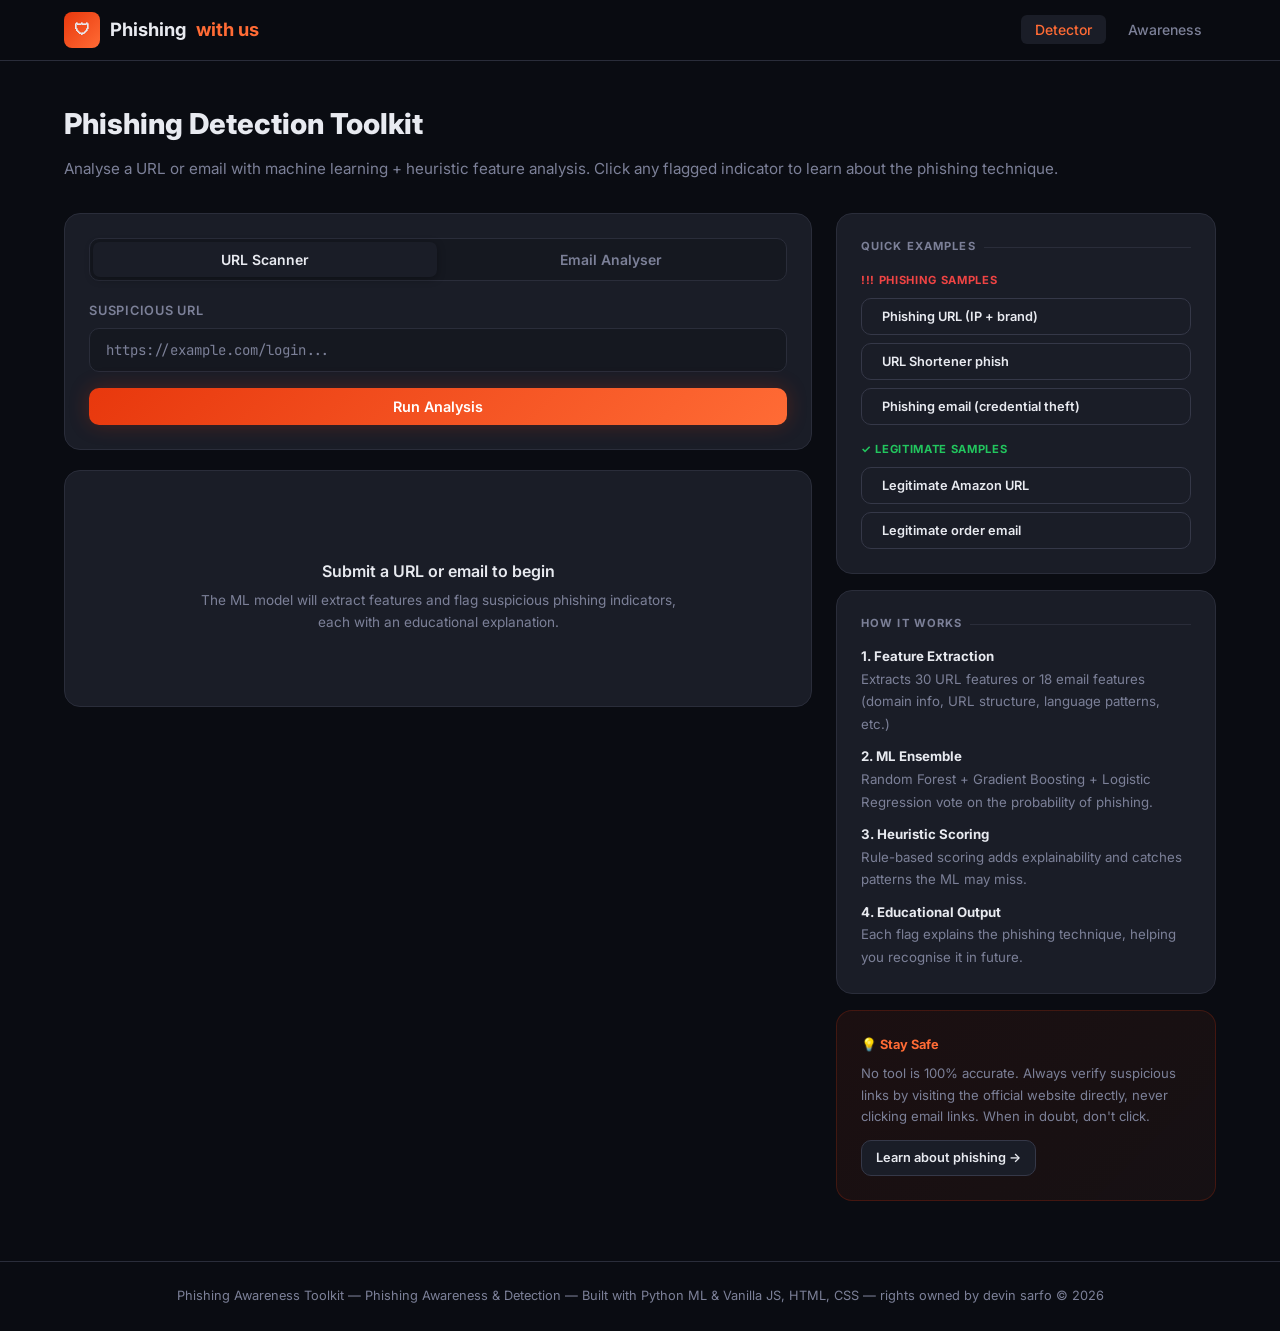
<file: frontend/index.html>
<!DOCTYPE html>
<html lang="en">
<head>
  <meta charset="UTF-8" />
  <meta name="viewport" content="width=device-width, initial-scale=1.0" />
  <title>Phishing project — Phishing Detection Toolkit</title>
  <meta name="description" content="My phishing toolkit project made by Devin Sarfo." />
  <link rel="stylesheet" href="style.css" />
</head>
<body>

<nav>
  <div class="nav-inner">
    <div class="logo">
      <div class="logo-icon">🛡</div>
      Phishing<span> with us </span>
    </div>
    <ul class="nav-links">
      <li><a href="/" class="active">Detector</a></li>
      <li><a href="/awareness">Awareness</a></li>
    </ul>
  </div>
</nav>

<main>
  <div class="wrapper" style="padding-top:40px;padding-bottom:60px;">

    <div style="margin-bottom:32px;">
      <div style="display:flex;align-items:center;gap:12px;margin-bottom:10px;">
        <h1 style="font-size:1.8rem;font-weight:800;">Phishing Detection Toolkit</h1>
        <span class="mode-chip" id="analysis-mode" style="display:none;"></span>
      </div>
      <p style="color:var(--muted);font-size:.95rem;">
        Analyse a URL or email with machine learning + heuristic feature analysis.
        Click any flagged indicator to learn about the phishing technique.
      </p>
      <div id="error-box" style="display:none;margin-top:12px;background:rgba(239,68,68,.12);border:1px solid rgba(239,68,68,.3);border-radius:8px;padding:10px 14px;font-size:.875rem;color:var(--red);"></div>
    </div>

    <div style="display:grid;grid-template-columns:1fr 380px;gap:24px;align-items:start;">

      <!-- ── Left: Input + Results ── -->
      <div>

        <!-- Input card -->
        <div class="card" style="margin-bottom:20px;">
          <div class="tab-group">
            <button class="tab-btn active" data-mode="url">URL Scanner</button>
            <button class="tab-btn" data-mode="email">Email Analyser</button>
          </div>

          <div id="url-input-wrap">
            <div class="form-group">
              <label>Suspicious URL</label>
              <input
                type="text"
                id="url-field"
                placeholder="https://example.com/login..."
                autocomplete="off"
                spellcheck="false"
              />
            </div>
          </div>

          <div id="email-input-wrap" style="display:none;">
            <div class="form-group">
              <label>Email text / headers</label>
              <textarea
                id="email-field"
                rows="7"
                placeholder="Paste the full email body, subject line, headers, or any suspicious text here..."
              ></textarea>
            </div>
          </div>

          <button class="btn btn-primary btn-full" id="analyze-btn">
            <span id="btn-spinner" class="spinner" style="display:none;"></span>
            <span id="btn-text">Run Analysis</span>
          </button>

          <p id="ml-prob" style="display:none;margin-top:10px;font-size:.78rem;color:var(--purple);text-align:center;"></p>
        </div>

        <!-- Results -->
        <div id="results-section" style="display:none;">

          <!-- Verdict banner -->
          <div class="verdict-banner" id="verdict-banner" style="margin-bottom:20px;">
            <div class="verdict-icon" id="verdict-icon"></div>
            <div style="flex:1;">
              <div class="verdict-label" id="verdict-label"></div>
              <div class="verdict-summary" id="verdict-summary"></div>
            </div>
            <div class="score-ring-wrap">
              <div class="score-ring">
                <svg width="90" height="90" id="score-svg">
                  <circle class="track" cx="45" cy="45" r="36" stroke-width="8"/>
                  <circle class="fill" id="score-fill" cx="45" cy="45" r="36" stroke-width="8"
                    stroke-dasharray="226" stroke-dashoffset="226"
                    style="transition:stroke-dashoffset 1s ease;"/>
                </svg>
                <div class="score-num" id="score-num">0</div>
              </div>
              <div class="score-label">Risk Score</div>
            </div>
          </div>

          <!-- Stats row -->
          <div class="stat-row" style="margin-bottom:20px;">
            <div class="stat-chip">
              <span class="val" id="stat-total">0</span>
              <span class="lbl">Flags</span>
            </div>
            <div class="stat-chip" style="border-color:rgba(239,68,68,.3);">
              <span class="val" id="stat-high" style="color:var(--red);">0</span>
              <span class="lbl">High</span>
            </div>
            <div class="stat-chip" style="border-color:rgba(245,158,11,.3);">
              <span class="val" id="stat-medium" style="color:var(--amber);">0</span>
              <span class="lbl">Medium</span>
            </div>
            <div class="stat-chip" style="border-color:rgba(59,130,246,.3);">
              <span class="val" id="stat-low" style="color:var(--blue);">0</span>
              <span class="lbl">Low</span>
            </div>
          </div>

          <!-- Indicators -->
          <div class="section-title">Phishing Indicators (click to expand)</div>
          <div class="indicator-list" id="indicator-list"></div>

        </div>

        <!-- Empty state -->
        <div id="empty-state" class="card">
          <div class="empty-state">
            <div class="icon"></div>
            <h3>Submit a URL or email to begin</h3>
            <p>The ML model will extract features and flag suspicious phishing indicators,<br/>each with an educational explanation.</p>
          </div>
        </div>

      </div>

      <!-- ── Right: Sidebar ── -->
      <aside>

        <!-- Quick examples -->
        <div class="card" style="margin-bottom:16px;">
          <div class="section-title">Quick Examples</div>
          <div style="display:flex;flex-direction:column;gap:8px;">

            <div style="font-size:.7rem;text-transform:uppercase;letter-spacing:.06em;color:var(--red);font-weight:700;margin-top:4px;">!!! Phishing Samples</div>

            <button class="btn btn-secondary" style="justify-content:flex-start;font-size:.8rem;text-align:left;"
              data-mode="url"
              data-example="http://paypa1-secure.xyz/login?redirect=http://evil.com@192.168.1.1">
              Phishing URL (IP + brand)
            </button>

            <button class="btn btn-secondary" style="justify-content:flex-start;font-size:.8rem;text-align:left;"
              data-mode="url"
              data-example="http://bit.ly/urgent-paypal-verify-account-now">
              URL Shortener phish
            </button>

            <button class="btn btn-secondary" style="justify-content:flex-start;font-size:.8rem;text-align:left;"
              data-mode="email"
              data-example="From: support@paypa1-secure.tk
Subject: URGENT: Your account will be suspended!

Dear Customer,

We have detected unauthorized access to your PayPal account. You must verify your password and credit card number immediately within 24 hours or your account will be permanently closed.

Click here to verify: http://bit.ly/verify-paypal-now

Do not ignore this warning.

PayPal Security Team">
            Phishing email (credential theft)
            </button>

            <div style="font-size:.7rem;text-transform:uppercase;letter-spacing:.06em;color:var(--green);font-weight:700;margin-top:8px;">✓ Legitimate Samples</div>

            <button class="btn btn-secondary" style="justify-content:flex-start;font-size:.8rem;"
              data-mode="url"
              data-example="https://www.amazon.co.uk/books/cybersecurity">
              Legitimate Amazon URL
            </button>

            <button class="btn btn-secondary" style="justify-content:flex-start;font-size:.8rem;text-align:left;"
              data-mode="email"
              data-example="Hi Sarah,

Just a reminder that your order #UK-38291 has been shipped. Expected delivery is Monday. You can track it at: https://www.amazon.co.uk/track

Thanks,
The Amazon Team">
              Legitimate order email
            </button>
          </div>
        </div>

        <!-- How it works -->
        <div class="card" style="margin-bottom:16px;">
          <div class="section-title">How It Works</div>
          <div style="font-size:.83rem;color:var(--muted);line-height:1.7;display:flex;flex-direction:column;gap:10px;">
            <div>
              <strong style="color:var(--text);">1. Feature Extraction</strong><br/>
              Extracts 30 URL features or 18 email features (domain info, URL structure, language patterns, etc.)
            </div>
            <div>
              <strong style="color:var(--text);">2. ML Ensemble</strong><br/>
              Random Forest + Gradient Boosting + Logistic Regression vote on the probability of phishing.
            </div>
            <div>
              <strong style="color:var(--text);">3. Heuristic Scoring</strong><br/>
              Rule-based scoring adds explainability and catches patterns the ML may miss.
            </div>
            <div>
              <strong style="color:var(--text);">4. Educational Output</strong><br/>
              Each flag explains the phishing technique, helping you recognise it in future.
            </div>
          </div>
        </div>

        <!-- Tip box -->
        <div class="highlight-box">
          <div style="font-size:.8rem;font-weight:700;color:var(--accent2);margin-bottom:8px;">💡 Stay Safe</div>
          <div style="font-size:.82rem;color:var(--muted);line-height:1.65;">
            No tool is 100% accurate. Always verify suspicious links by visiting the official website directly, never clicking email links. When in doubt, don't click.
          </div>
          <div style="margin-top:12px;">
            <a href="/awareness" class="btn btn-secondary" style="font-size:.8rem;padding:7px 14px;">
             Learn about phishing →
            </a>
          </div>
        </div>

      </aside>
    </div>
  </div>
</main>

<!-- Educational Popup -->
<div class="popup-overlay" id="popup-overlay">
  <div class="popup-box">
    <div class="popup-title">
      <span id="popup-title">Indicator Name</span>
      <span class="badge popup-severity" id="popup-severity"></span>
    </div>
    <div class="popup-body" id="popup-body"></div>
    <button class="btn btn-secondary popup-close btn-full" onclick="closePopup()">Close</button>
  </div>
</div>

<footer>
  Phishing Awareness Toolkit &mdash; Phishing Awareness &amp; Detection &mdash; Built with Python ML &amp; Vanilla JS, HTML, CSS &mdash; rights owned by devin sarfo &copy; 2026
</footer>

<script src="popup.js"></script>
<script src="script.js"></script>
</body>
</html>
</file>
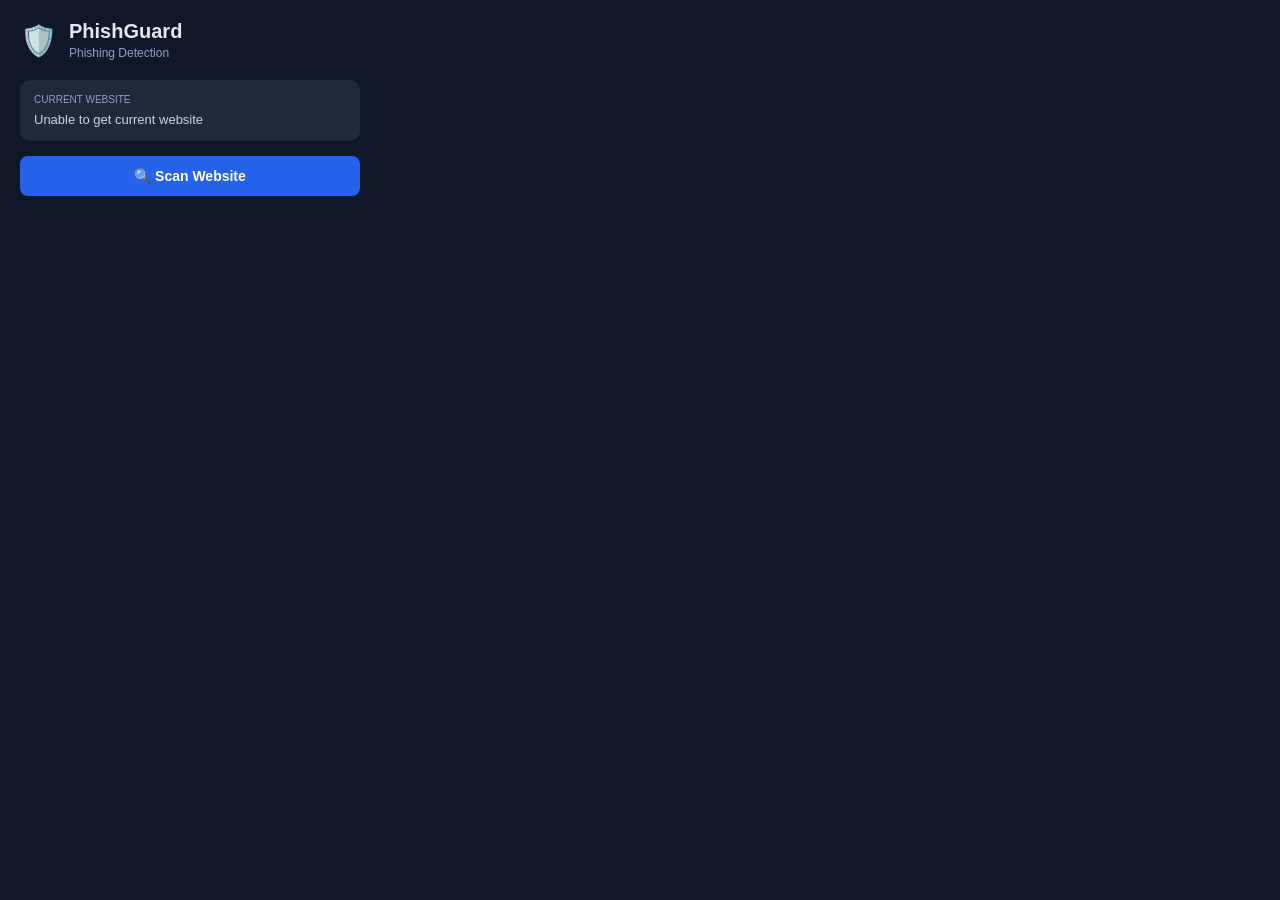
<file: extension/popup.html>
<!DOCTYPE html>
<html lang="en">
<head>
    <meta charset="UTF-8">
    <meta name="viewport" content="width=device-width, initial-scale=1.0">

    <title>PhishGuard</title>

    <link rel="stylesheet" href="popup.css">
</head>

<body>

<div class="container">

    <div class="header">
        <div class="logo">🛡️</div>

        <div>
            <h1>PhishGuard</h1>
            <p>Phishing Detection</p>
        </div>
    </div>

    <div class="website-box">

        <div class="label">
            CURRENT WEBSITE
        </div>

        <div id="url" class="url">
            Loading...
        </div>

    </div>

    <button id="scanBtn" class="scan-btn">
        🔍 Scan Website
    </button>

    <div id="loading" class="loading hidden">
        <div class="spinner"></div>
        <p>Analyzing website...</p>
    </div>

    <div id="error" class="error hidden"></div>

    <div id="result" class="result hidden">

        <div id="verdict" class="verdict">
            SAFE
        </div>

        <div class="score-container">

            <div class="score">
                <span id="score">0</span>%
            </div>

            <div class="score-label">
                Risk Score
            </div>

        </div>

        <p id="summary" class="summary"></p>

        <div class="section-title">
            Detected Indicators
        </div>

        <div id="indicators"></div>

    </div>

</div>

<script src="popup.js"></script>

</body>
</html>
</file>
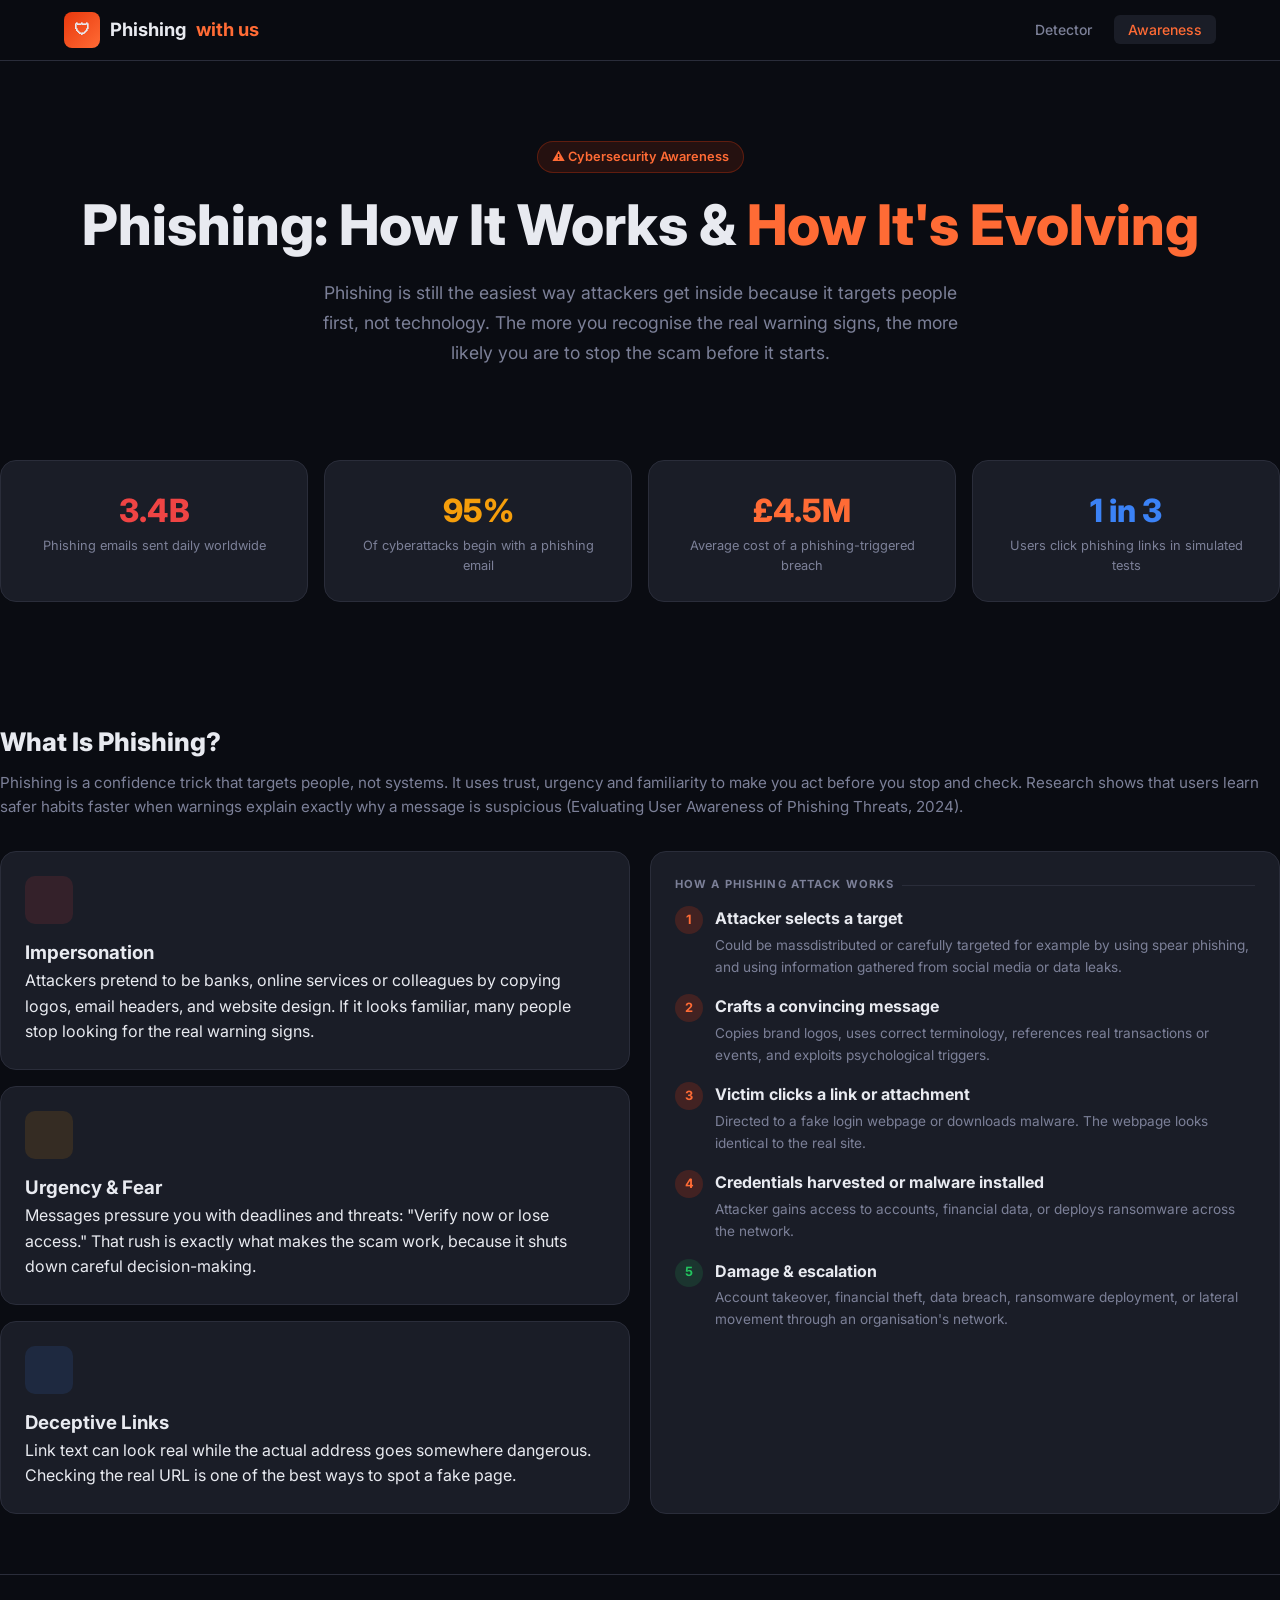
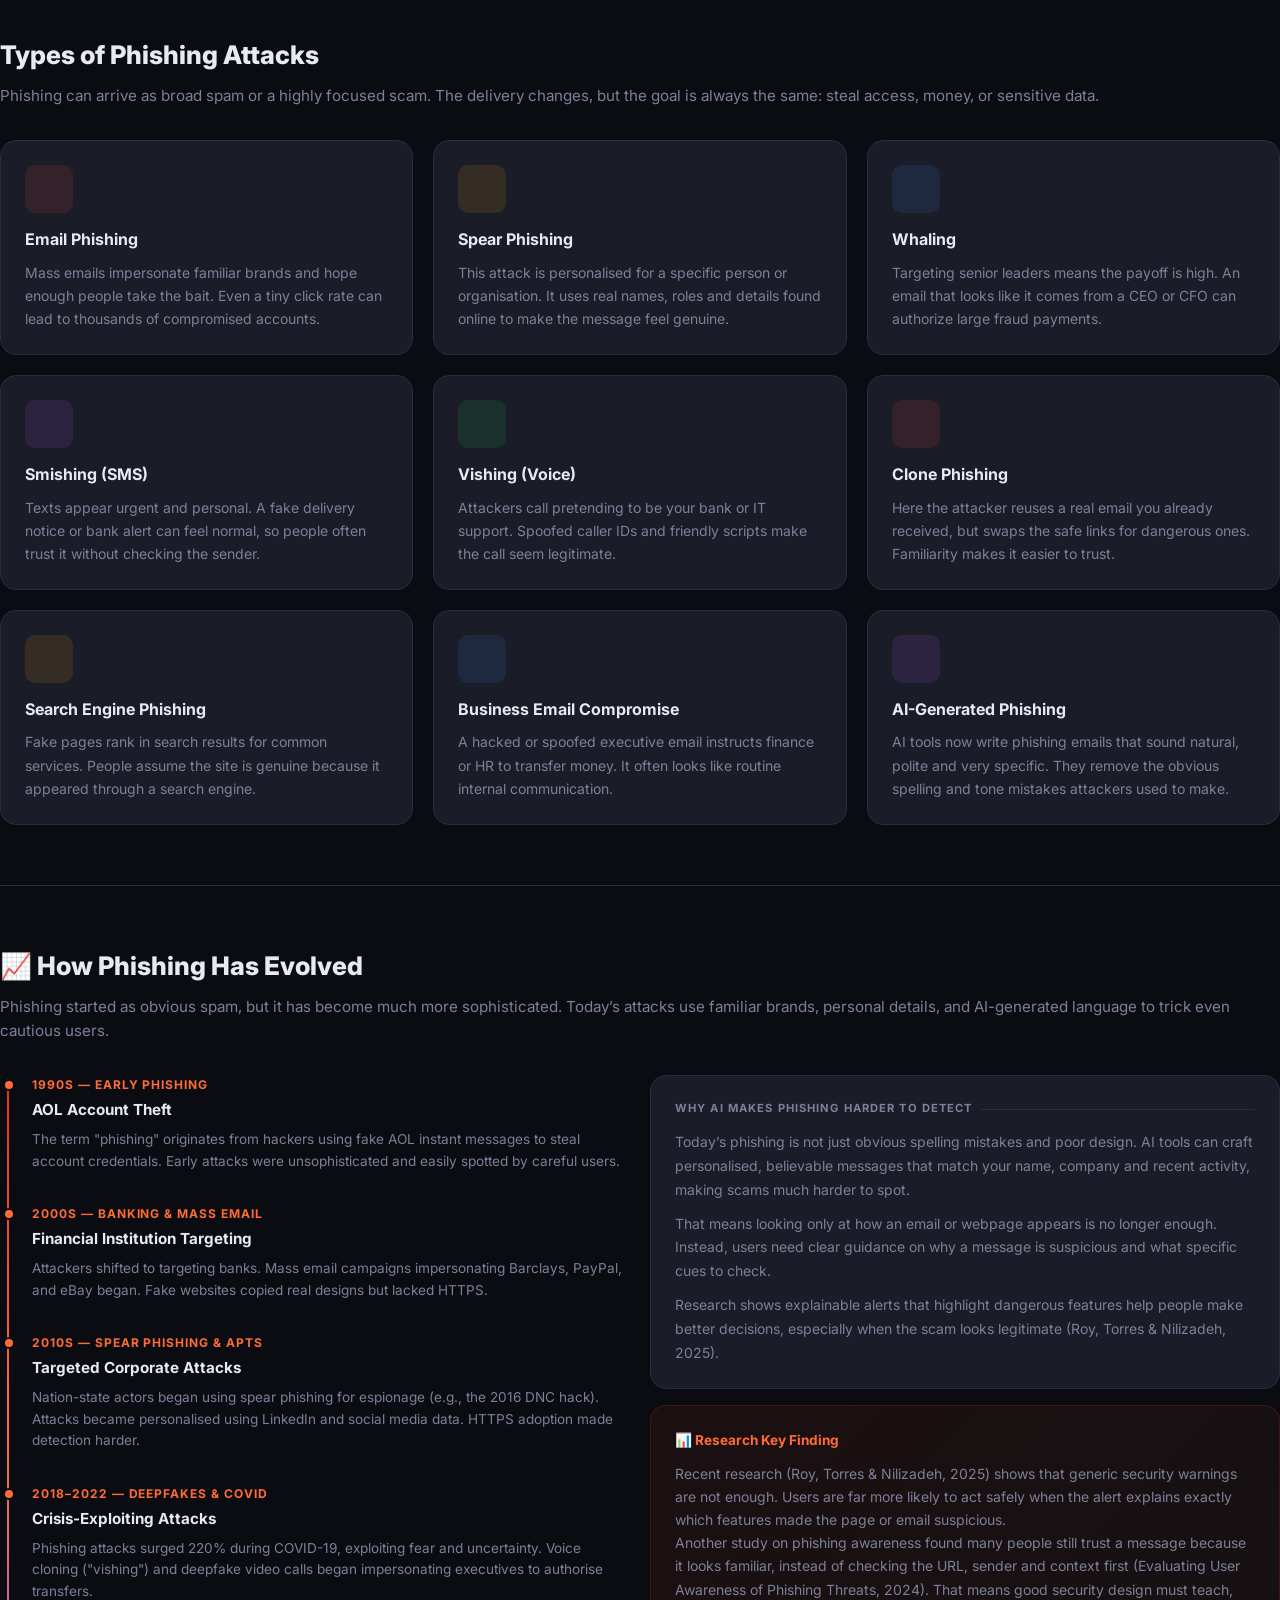
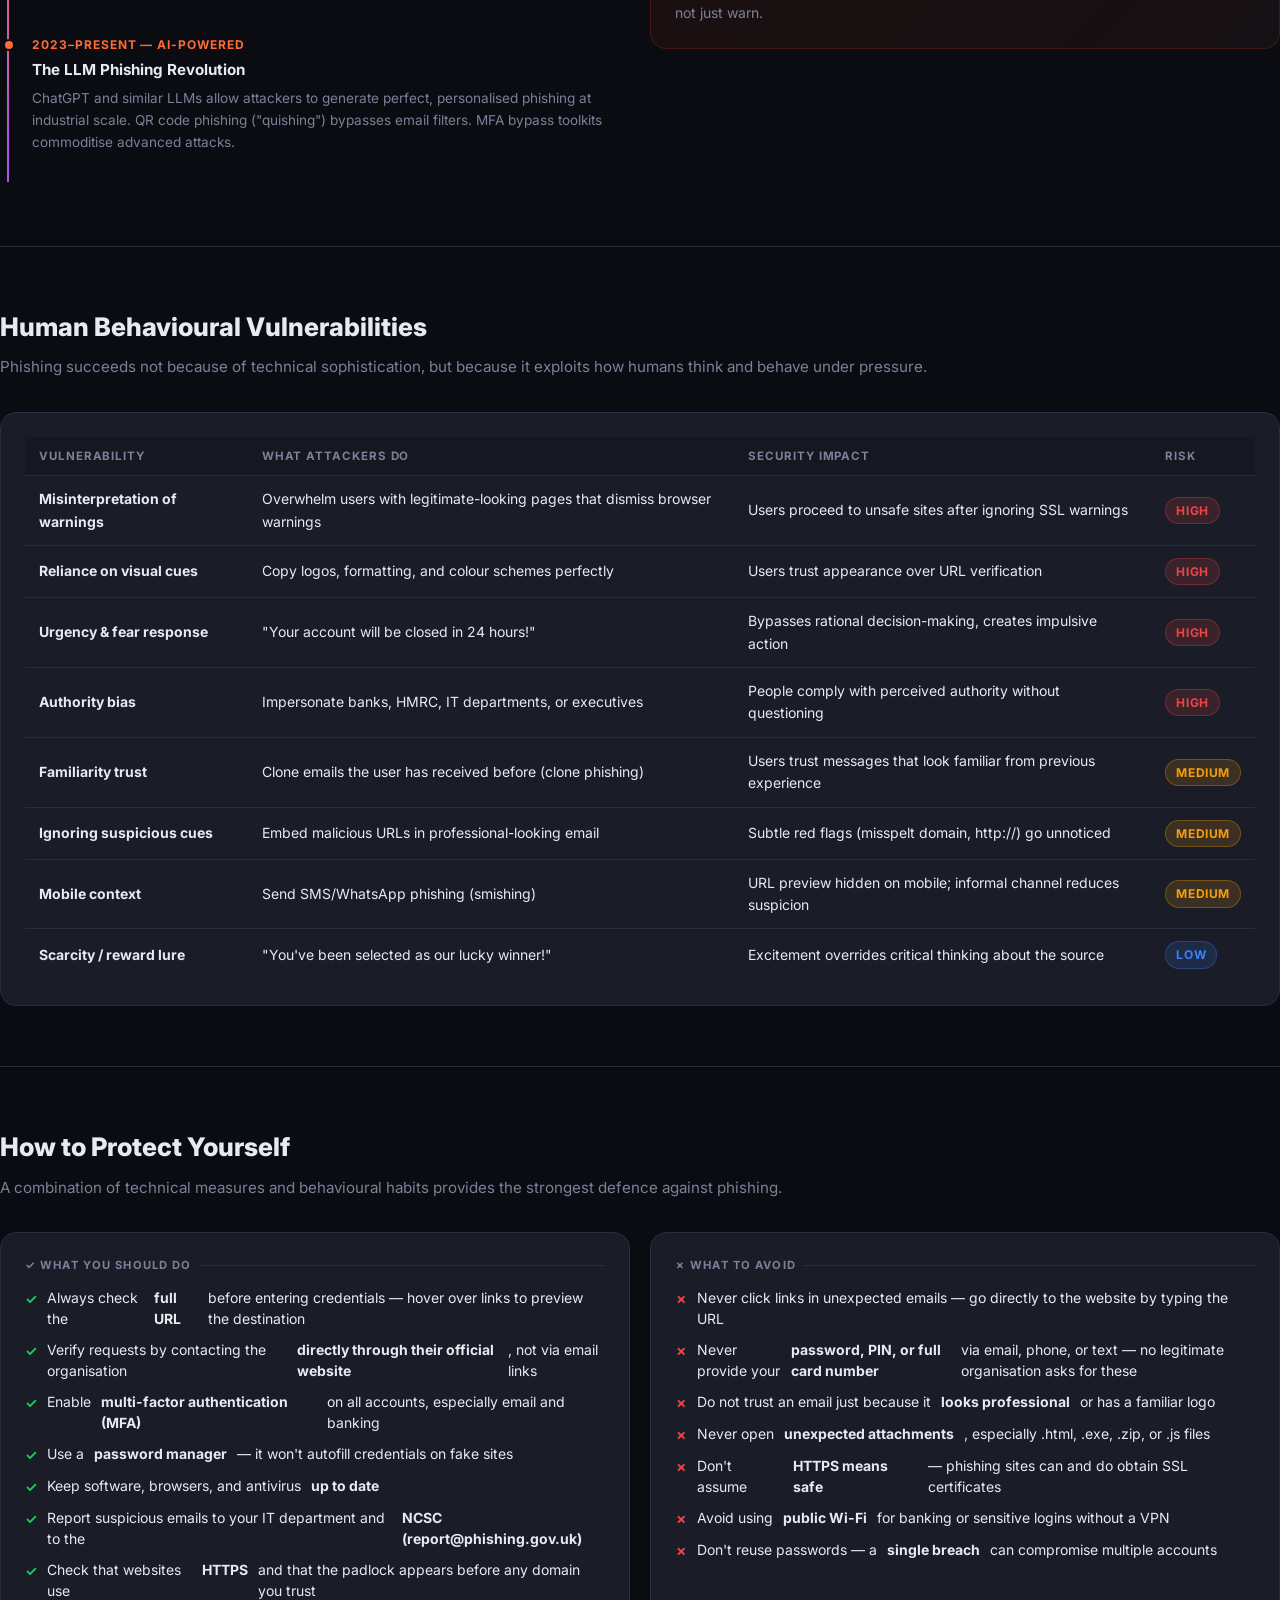
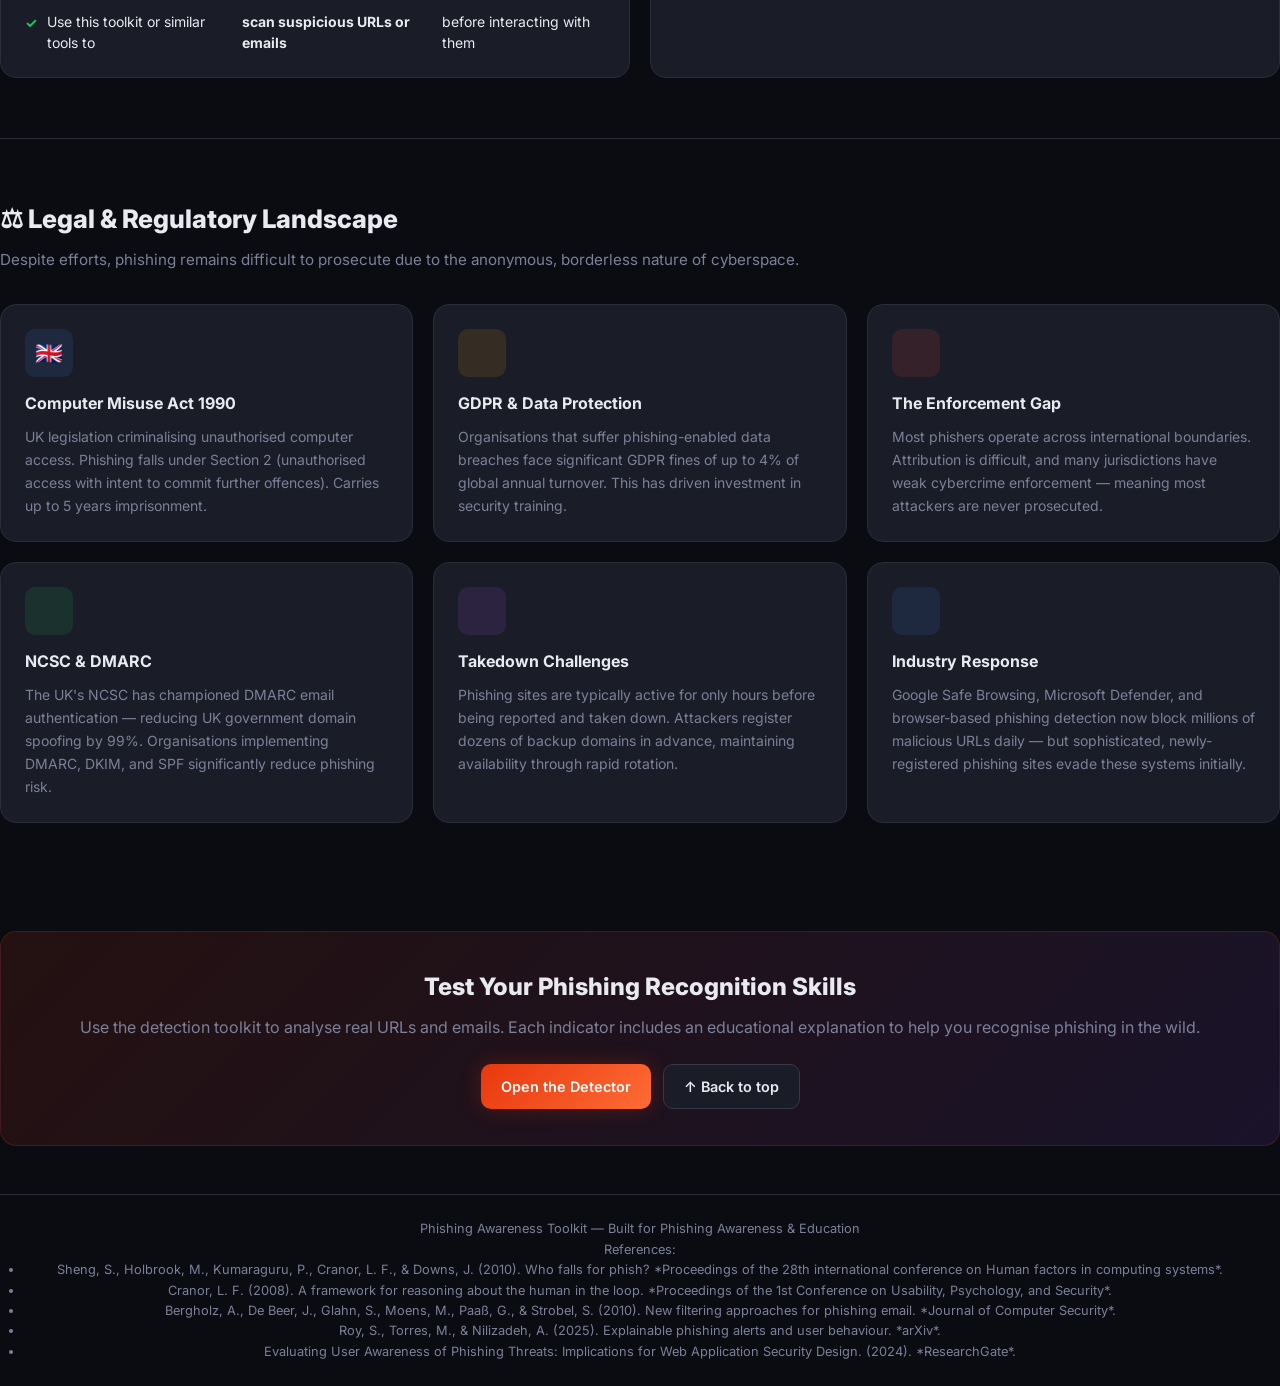
<file: frontend/awareness.html>
<!DOCTYPE html>
<html lang="en">
<head>
  <meta charset="UTF-8" />
  <meta name="viewport" content="width=device-width, initial-scale=1.0" />
  <title>Phishing Awareness</title>
  <meta name="description" content="Learn how phishing works, how it's evolving, and how to protect yourself." />
  <link rel="stylesheet" href="style.css" />
</head>
<body>

<nav>
  <div class="nav-inner">
    <div class="logo">
      <div class="logo-icon">🛡</div>
      Phishing<span>with us</span>
    </div>
    <ul class="nav-links">
      <li><a href="/"> Detector</a></li>
      <li><a href="/awareness" class="active">Awareness</a></li>
    </ul>
  </div>
</nav>

<main>
  <div class="wrapper">

    <!-- Hero -->
    <div class="hero">
      <div class="hero-eyebrow">⚠ Cybersecurity Awareness</div>
      <h1>Phishing: How It Works &<span> How It's Evolving</span></h1>
      <p>
        Phishing is still the easiest way attackers get inside because it targets people first, not technology. The more you recognise the real warning signs, the more likely you are to stop the scam before it starts.
      </div>
    </div>

    <!-- Stats bar -->
    <div style="display:grid;grid-template-columns:repeat(4,1fr);gap:16px;margin-bottom:60px;">
      <div class="card" style="text-align:center;">
        <div style="font-size:2rem;font-weight:800;color:var(--red);">3.4B</div>
        <div style="font-size:.8rem;color:var(--muted);">Phishing emails sent daily worldwide</div>
      </div>
      <div class="card" style="text-align:center;">
        <div style="font-size:2rem;font-weight:800;color:var(--amber);">95%</div>
        <div style="font-size:.8rem;color:var(--muted);">Of cyberattacks begin with a phishing email</div>
      </div>
      <div class="card" style="text-align:center;">
        <div style="font-size:2rem;font-weight:800;color:var(--accent2);">£4.5M</div>
        <div style="font-size:.8rem;color:var(--muted);">Average cost of a phishing-triggered breach</div>
      </div>
      <div class="card" style="text-align:center;">
        <div style="font-size:2rem;font-weight:800;color:var(--blue);">1 in 3</div>
        <div style="font-size:.8rem;color:var(--muted);">Users click phishing links in simulated tests</div>
      </div>
    </div>

    <!-- Section 1: What is phishing -->
    <section class="page-section" id="what-is">
      <div class="section-header">
        <h2> What Is Phishing?</h2>
        <p>Phishing is a confidence trick that targets people, not systems. It uses trust, urgency and familiarity to make you act before you stop and check. Research shows that users learn safer habits faster when warnings explain exactly why a message is suspicious (Evaluating User Awareness of Phishing Threats, 2024).</p>
      </div>

      <div class="grid-2">
        <div>
          <div class="card" style="margin-bottom:16px;">
            <div class="info-card-icon icon-red"></div>
            <h3>Impersonation</h3>
            <p>Attackers pretend to be banks, online services or colleagues by copying logos, email headers, and website design. If it looks familiar, many people stop looking for the real warning signs.</p>
          </div>
          <div class="card" style="margin-bottom:16px;">
            <div class="info-card-icon icon-amber"></div>
            <h3>Urgency &amp; Fear</h3>
            <p>Messages pressure you with deadlines and threats: "Verify now or lose access." That rush is exactly what makes the scam work, because it shuts down careful decision-making.</p>
          </div>
          <div class="card">
            <div class="info-card-icon icon-blue"></div>
            <h3>Deceptive Links</h3>
            <p>Link text can look real while the actual address goes somewhere dangerous. Checking the real URL is one of the best ways to spot a fake page.</p>
          </div>
        </div>

        <div class="card">
          <div class="section-title">How a Phishing Attack Works</div>
          <div style="display:flex;flex-direction:column;gap:16px;">
            <div style="display:flex;gap:12px;align-items:flex-start;">
              <div style="width:28px;height:28px;border-radius:50%;background:rgba(232,56,13,.2);color:var(--accent2);display:flex;align-items:center;justify-content:center;font-size:.8rem;font-weight:700;flex-shrink:0;">1</div>
              <div>
                <strong>Attacker selects a target</strong>
                <p style="font-size:.85rem;color:var(--muted);margin-top:3px;">Could be massdistributed or carefully targeted for example by using spear phishing, and using information gathered from social media or data leaks.</p>
              </div>
            </div>
            <div style="display:flex;gap:12px;align-items:flex-start;">
              <div style="width:28px;height:28px;border-radius:50%;background:rgba(232,56,13,.2);color:var(--accent2);display:flex;align-items:center;justify-content:center;font-size:.8rem;font-weight:700;flex-shrink:0;">2</div>
              <div>
                <strong>Crafts a convincing message</strong>
                <p style="font-size:.85rem;color:var(--muted);margin-top:3px;">Copies brand logos, uses correct terminology, references real transactions or events, and exploits psychological triggers.</p>
              </div>
            </div>
            <div style="display:flex;gap:12px;align-items:flex-start;">
              <div style="width:28px;height:28px;border-radius:50%;background:rgba(232,56,13,.2);color:var(--accent2);display:flex;align-items:center;justify-content:center;font-size:.8rem;font-weight:700;flex-shrink:0;">3</div>
              <div>
                <strong>Victim clicks a link or attachment</strong>
                <p style="font-size:.85rem;color:var(--muted);margin-top:3px;">Directed to a fake login webpage or downloads malware. The webpage looks identical to the real site.</p>
              </div>
            </div>
            <div style="display:flex;gap:12px;align-items:flex-start;">
              <div style="width:28px;height:28px;border-radius:50%;background:rgba(232,56,13,.2);color:var(--accent2);display:flex;align-items:center;justify-content:center;font-size:.8rem;font-weight:700;flex-shrink:0;">4</div>
              <div>
                <strong>Credentials harvested or malware installed</strong>
                <p style="font-size:.85rem;color:var(--muted);margin-top:3px;">Attacker gains access to accounts, financial data, or deploys ransomware across the network.</p>
              </div>
            </div>
            <div style="display:flex;gap:12px;align-items:flex-start;">
              <div style="width:28px;height:28px;border-radius:50%;background:rgba(34,197,94,.15);color:var(--green);display:flex;align-items:center;justify-content:center;font-size:.8rem;font-weight:700;flex-shrink:0;">5</div>
              <div>
                <strong>Damage &amp; escalation</strong>
                <p style="font-size:.85rem;color:var(--muted);margin-top:3px;">Account takeover, financial theft, data breach, ransomware deployment, or lateral movement through an organisation's network.</p>
              </div>
            </div>
          </div>
        </div>
      </div>
    </section>

    <!-- Section 2: Types of phishing -->
    <section class="page-section">
      <div class="section-header">
        <h2> Types of Phishing Attacks</h2>
        <p>Phishing can arrive as broad spam or a highly focused scam. The delivery changes, but the goal is always the same: steal access, money, or sensitive data.</p>
      </div>

      <div class="grid-3">
        <div class="info-card">
          <div class="info-card-icon icon-red"></div>
          <h3>Email Phishing</h3>
          <p>Mass emails impersonate familiar brands and hope enough people take the bait. Even a tiny click rate can lead to thousands of compromised accounts.</p>
        </div>
        <div class="info-card">
          <div class="info-card-icon icon-amber"></div>
          <h3>Spear Phishing</h3>
          <p>This attack is personalised for a specific person or organisation. It uses real names, roles and details found online to make the message feel genuine.</p>
        </div>
        <div class="info-card">
          <div class="info-card-icon icon-blue"></div>
          <h3>Whaling</h3>
          <p>Targeting senior leaders means the payoff is high. An email that looks like it comes from a CEO or CFO can authorize large fraud payments.</p>
        </div>
        <div class="info-card">
          <div class="info-card-icon icon-purple"></div>
          <h3>Smishing (SMS)</h3>
          <p>Texts appear urgent and personal. A fake delivery notice or bank alert can feel normal, so people often trust it without checking the sender.</p>
        </div>
        <div class="info-card">
          <div class="info-card-icon icon-green"></div>
          <h3>Vishing (Voice)</h3>
          <p>Attackers call pretending to be your bank or IT support. Spoofed caller IDs and friendly scripts make the call seem legitimate.</p>
        </div>
        <div class="info-card">
          <div class="info-card-icon icon-red"></div>
          <h3>Clone Phishing</h3>
          <p>Here the attacker reuses a real email you already received, but swaps the safe links for dangerous ones. Familiarity makes it easier to trust.</p>
        </div>
        <div class="info-card">
          <div class="info-card-icon icon-amber"></div>
          <h3>Search Engine Phishing</h3>
          <p>Fake pages rank in search results for common services. People assume the site is genuine because it appeared through a search engine.</p>
        </div>
        <div class="info-card">
          <div class="info-card-icon icon-blue"></div>
          <h3>Business Email Compromise</h3>
          <p>A hacked or spoofed executive email instructs finance or HR to transfer money. It often looks like routine internal communication.</p>
        </div>
        <div class="info-card">
          <div class="info-card-icon icon-purple"></div>
          <h3>AI-Generated Phishing</h3>
          <p>AI tools now write phishing emails that sound natural, polite and very specific. They remove the obvious spelling and tone mistakes attackers used to make.</p>
        </div>
      </div>
    </section>

    <!-- Section 3: Evolution timeline -->
    <section class="page-section">
      <div class="section-header">
        <h2>📈 How Phishing Has Evolved</h2>
        <p>Phishing started as obvious spam, but it has become much more sophisticated. Today’s attacks use familiar brands, personal details, and AI-generated language to trick even cautious users.</p>
      </div>

      <div class="grid-2">
        <div class="timeline">
          <div class="timeline-item">
            <div class="timeline-year">1990s — Early Phishing</div>
            <div class="timeline-title">AOL Account Theft</div>
            <div class="timeline-desc">The term "phishing" originates from hackers using fake AOL instant messages to steal account credentials. Early attacks were unsophisticated and easily spotted by careful users.</div>
          </div>
          <div class="timeline-item">
            <div class="timeline-year">2000s — Banking & Mass Email</div>
            <div class="timeline-title">Financial Institution Targeting</div>
            <div class="timeline-desc">Attackers shifted to targeting banks. Mass email campaigns impersonating Barclays, PayPal, and eBay began. Fake websites copied real designs but lacked HTTPS.</div>
          </div>
          <div class="timeline-item">
            <div class="timeline-year">2010s — Spear Phishing & APTs</div>
            <div class="timeline-title">Targeted Corporate Attacks</div>
            <div class="timeline-desc">Nation-state actors began using spear phishing for espionage (e.g., the 2016 DNC hack). Attacks became personalised using LinkedIn and social media data. HTTPS adoption made detection harder.</div>
          </div>
          <div class="timeline-item">
            <div class="timeline-year">2018–2022 — Deepfakes & COVID</div>
            <div class="timeline-title">Crisis-Exploiting Attacks</div>
            <div class="timeline-desc">Phishing attacks surged 220% during COVID-19, exploiting fear and uncertainty. Voice cloning ("vishing") and deepfake video calls began impersonating executives to authorise transfers.</div>
          </div>
          <div class="timeline-item">
            <div class="timeline-year">2023–Present — AI-Powered</div>
            <div class="timeline-title">The LLM Phishing Revolution</div>
            <div class="timeline-desc">ChatGPT and similar LLMs allow attackers to generate perfect, personalised phishing at industrial scale. QR code phishing ("quishing") bypasses email filters. MFA bypass toolkits commoditise advanced attacks.</div>
          </div>
        </div>

        <div>
          <div class="card" style="margin-bottom:16px;">
            <div class="section-title">Why AI Makes Phishing Harder to Detect</div>
            <div style="font-size:.875rem;color:var(--muted);line-height:1.7;display:flex;flex-direction:column;gap:10px;">
              <p>Today’s phishing is not just obvious spelling mistakes and poor design. AI tools can craft personalised, believable messages that match your name, company and recent activity, making scams much harder to spot.</p>
              <p>That means looking only at how an email or webpage appears is no longer enough. Instead, users need clear guidance on why a message is suspicious and what specific cues to check.</p>
              <p>Research shows explainable alerts that highlight dangerous features help people make better decisions, especially when the scam looks legitimate (Roy, Torres & Nilizadeh, 2025).</p>
            </div>
          </div>

          <div class="highlight-box">
            <div style="font-size:.85rem;font-weight:700;color:var(--accent2);margin-bottom:10px;">📊 Research Key Finding</div>
            <p style="font-size:.875rem;color:var(--muted);line-height:1.65;">
              Recent research (Roy, Torres & Nilizadeh, 2025) shows that generic security warnings are not enough. Users are far more likely to act safely when the alert explains exactly which features made the page or email suspicious.
            </p>
            <p style="font-size:.875rem;color:var(--muted);line-height:1.65;">
              Another study on phishing awareness found many people still trust a message because it looks familiar, instead of checking the URL, sender and context first (Evaluating User Awareness of Phishing Threats, 2024). That means good security design must teach, not just warn.
            </p>
          </div>
        </div>
      </div>
    </section>

    <!-- Section 4: Vulnerability table -->
    <section class="page-section">
      <div class="section-header">
        <h2> Human Behavioural Vulnerabilities</h2>
        <p>Phishing succeeds not because of technical sophistication, but because it exploits how humans think and behave under pressure.</p>
      </div>

      <div class="card">
        <div class="table-wrap">
          <table>
            <thead>
              <tr>
                <th>Vulnerability</th>
                <th>What Attackers Do</th>
                <th>Security Impact</th>
                <th>Risk</th>
              </tr>
            </thead>
            <tbody>
              <tr>
                <td><strong>Misinterpretation of warnings</strong></td>
                <td>Overwhelm users with legitimate-looking pages that dismiss browser warnings</td>
                <td>Users proceed to unsafe sites after ignoring SSL warnings</td>
                <td><span class="badge badge-high">High</span></td>
              </tr>
              <tr>
                <td><strong>Reliance on visual cues</strong></td>
                <td>Copy logos, formatting, and colour schemes perfectly</td>
                <td>Users trust appearance over URL verification</td>
                <td><span class="badge badge-high">High</span></td>
              </tr>
              <tr>
                <td><strong>Urgency &amp; fear response</strong></td>
                <td>"Your account will be closed in 24 hours!"</td>
                <td>Bypasses rational decision-making, creates impulsive action</td>
                <td><span class="badge badge-high">High</span></td>
              </tr>
              <tr>
                <td><strong>Authority bias</strong></td>
                <td>Impersonate banks, HMRC, IT departments, or executives</td>
                <td>People comply with perceived authority without questioning</td>
                <td><span class="badge badge-high">High</span></td>
              </tr>
              <tr>
                <td><strong>Familiarity trust</strong></td>
                <td>Clone emails the user has received before (clone phishing)</td>
                <td>Users trust messages that look familiar from previous experience</td>
                <td><span class="badge badge-medium">Medium</span></td>
              </tr>
              <tr>
                <td><strong>Ignoring suspicious cues</strong></td>
                <td>Embed malicious URLs in professional-looking email</td>
                <td>Subtle red flags (misspelt domain, http://) go unnoticed</td>
                <td><span class="badge badge-medium">Medium</span></td>
              </tr>
              <tr>
                <td><strong>Mobile context</strong></td>
                <td>Send SMS/WhatsApp phishing (smishing)</td>
                <td>URL preview hidden on mobile; informal channel reduces suspicion</td>
                <td><span class="badge badge-medium">Medium</span></td>
              </tr>
              <tr>
                <td><strong>Scarcity / reward lure</strong></td>
                <td>"You've been selected as our lucky winner!"</td>
                <td>Excitement overrides critical thinking about the source</td>
                <td><span class="badge badge-low">Low</span></td>
              </tr>
            </tbody>
          </table>
        </div>
      </div>
    </section>

    <!-- Section 5: How to protect yourself -->
    <section class="page-section">
      <div class="section-header">
        <h2>How to Protect Yourself</h2>
        <p>A combination of technical measures and behavioural habits provides the strongest defence against phishing.</p>
      </div>

      <div class="grid-2">
        <div class="card">
          <div class="section-title">✓ What You Should Do</div>
          <ul class="checklist">
            <li>Always check the <strong>full URL</strong> before entering credentials — hover over links to preview the destination</li>
            <li>Verify requests by contacting the organisation <strong>directly through their official website</strong>, not via email links</li>
            <li>Enable <strong>multi-factor authentication (MFA)</strong> on all accounts, especially email and banking</li>
            <li>Use a <strong>password manager</strong> — it won't autofill credentials on fake sites</li>
            <li>Keep software, browsers, and antivirus <strong>up to date</strong></li>
            <li>Report suspicious emails to your IT department and to the <strong>NCSC (report@phishing.gov.uk)</strong></li>
            <li>Check that websites use <strong>HTTPS</strong> and that the padlock appears before any domain you trust</li>
            <li>Use this toolkit or similar tools to <strong>scan suspicious URLs or emails</strong> before interacting with them</li>
          </ul>
        </div>

        <div class="card">
          <div class="section-title">✗ What to Avoid</div>
          <ul class="checklist cross-list">
            <li>Never click links in unexpected emails — go directly to the website by typing the URL</li>
            <li>Never provide your <strong>password, PIN, or full card number</strong> via email, phone, or text — no legitimate organisation asks for these</li>
            <li>Do not trust an email just because it <strong>looks professional</strong> or has a familiar logo</li>
            <li>Never open <strong>unexpected attachments</strong>, especially .html, .exe, .zip, or .js files</li>
            <li>Don't assume <strong>HTTPS means safe</strong> — phishing sites can and do obtain SSL certificates</li>
            <li>Avoid using <strong>public Wi-Fi</strong> for banking or sensitive logins without a VPN</li>
            <li>Don't reuse passwords — a <strong>single breach</strong> can compromise multiple accounts</li>
          </ul>
        </div>
      </div>
    </section>

    <!-- Section 6: Current legal/regulatory landscape -->
    <section class="page-section">
      <div class="section-header">
        <h2>⚖ Legal &amp; Regulatory Landscape</h2>
        <p>Despite efforts, phishing remains difficult to prosecute due to the anonymous, borderless nature of cyberspace.</p>
      </div>

      <div class="grid-3">
        <div class="info-card">
          <div class="info-card-icon icon-blue">🇬🇧</div>
          <h3>Computer Misuse Act 1990</h3>
          <p>UK legislation criminalising unauthorised computer access. Phishing falls under Section 2 (unauthorised access with intent to commit further offences). Carries up to 5 years imprisonment.</p>
        </div>
        <div class="info-card">
          <div class="info-card-icon icon-amber"></div>
          <h3>GDPR &amp; Data Protection</h3>
          <p>Organisations that suffer phishing-enabled data breaches face significant GDPR fines of up to 4% of global annual turnover. This has driven investment in security training.</p>
        </div>
        <div class="info-card">
          <div class="info-card-icon icon-red"></div>
          <h3>The Enforcement Gap</h3>
          <p>Most phishers operate across international boundaries. Attribution is difficult, and many jurisdictions have weak cybercrime enforcement — meaning most attackers are never prosecuted.</p>
        </div>
        <div class="info-card">
          <div class="info-card-icon icon-green"></div>
          <h3>NCSC &amp; DMARC</h3>
          <p>The UK's NCSC has championed DMARC email authentication — reducing UK government domain spoofing by 99%. Organisations implementing DMARC, DKIM, and SPF significantly reduce phishing risk.</p>
        </div>
        <div class="info-card">
          <div class="info-card-icon icon-purple"></div>
          <h3>Takedown Challenges</h3>
          <p>Phishing sites are typically active for only hours before being reported and taken down. Attackers register dozens of backup domains in advance, maintaining availability through rapid rotation.</p>
        </div>
        <div class="info-card">
          <div class="info-card-icon icon-blue"></div>
          <h3>Industry Response</h3>
          <p>Google Safe Browsing, Microsoft Defender, and browser-based phishing detection now block millions of malicious URLs daily — but sophisticated, newly-registered phishing sites evade these systems initially.</p>
        </div>
      </div>
    </section>

    <!-- CTA -->
    <div class="cta-bar">
      <h2>Test Your Phishing Recognition Skills</h2>
      <p>Use the detection toolkit to analyse real URLs and emails. Each indicator includes an educational explanation to help you recognise phishing in the wild.</p>
      <div style="display:flex;gap:12px;justify-content:center;flex-wrap:wrap;">
        <a href="/" class="btn btn-primary">Open the Detector</a>
        <a href="#what-is" class="btn btn-secondary">↑ Back to top</a>
      </div>
    </div>

  </div>
</main>

<footer>
  <p>Phishing Awareness Toolkit — Built for Phishing Awareness & Education</p>
  <p>References:</p>
  <ul>
    <li>Sheng, S., Holbrook, M., Kumaraguru, P., Cranor, L. F., & Downs, J. (2010). Who falls for phish? *Proceedings of the 28th international conference on Human factors in computing systems*.</li>
    <li>Cranor, L. F. (2008). A framework for reasoning about the human in the loop. *Proceedings of the 1st Conference on Usability, Psychology, and Security*.</li>
    <li>Bergholz, A., De Beer, J., Glahn, S., Moens, M., Paaß, G., & Strobel, S. (2010). New filtering approaches for phishing email. *Journal of Computer Security*.</li>
    <li>Roy, S., Torres, M., & Nilizadeh, A. (2025). Explainable phishing alerts and user behaviour. *arXiv*.</li>
    <li>Evaluating User Awareness of Phishing Threats: Implications for Web Application Security Design. (2024). *ResearchGate*.</li>
  </ul>
</footer>

</body>
</html>
</file>
<file: frontend/style.css>
@import url('https://fonts.googleapis.com/css2?family=Inter:wght@300;400;500;600;700;800&family=JetBrains+Mono:wght@400;500&display=swap');

:root {
  --bg:        #0a0c12;
  --bg2:       #0f1117;
  --bg3:       #151820;
  --panel:     #1a1d27;
  --border:    #2a2d3a;
  --border2:   #353848;
  --text:      #e8eaf0;
  --muted:     #7c8098;
  --accent:    #e8380d;
  --accent2:   #ff6b35;
  --green:     #22c55e;
  --amber:     #f59e0b;
  --red:       #ef4444;
  --blue:      #3b82f6;
  --purple:    #a855f7;
  --font:      'Inter', sans-serif;
  --mono:      'JetBrains Mono', monospace;
  --radius:    10px;
  --radius-lg: 16px;
  --shadow:    0 4px 24px rgba(0,0,0,.4);
  --shadow-lg: 0 8px 48px rgba(0,0,0,.6);
  --transition: .2s ease;
}

*, *::before, *::after { box-sizing: border-box; margin: 0; padding: 0; }

html { scroll-behavior: smooth; }

body {
  font-family: var(--font);
  background: var(--bg);
  color: var(--text);
  min-height: 100vh;
  line-height: 1.6;
  -webkit-font-smoothing: antialiased;
}

a { color: var(--accent2); text-decoration: none; transition: opacity var(--transition); }
a:hover { opacity: .8; }

/* ── Layout ── */
.wrapper {
  max-width: 1200px;
  margin: 0 auto;
  padding: 0 24px;
}

/* ── Nav ── */
nav {
  position: sticky;
  top: 0;
  z-index: 100;
  background: rgba(10,12,18,.92);
  border-bottom: 1px solid var(--border);
  backdrop-filter: blur(12px);
}

.nav-inner {
  display: flex;
  align-items: center;
  justify-content: space-between;
  height: 60px;
  max-width: 1200px;
  margin: 0 auto;
  padding: 0 24px;
}

.logo {
  display: flex;
  align-items: center;
  gap: 10px;
  font-weight: 700;
  font-size: 1.15rem;
  color: var(--text);
}

.logo-icon {
  width: 36px;
  height: 36px;
  background: linear-gradient(135deg, var(--accent), var(--accent2));
  border-radius: 8px;
  display: flex;
  align-items: center;
  justify-content: center;
  font-size: 1rem;
}

.logo span { color: var(--accent2); }

.nav-links {
  display: flex;
  gap: 8px;
  list-style: none;
}

.nav-links a {
  padding: 6px 14px;
  border-radius: 6px;
  font-size: .875rem;
  font-weight: 500;
  color: var(--muted);
  transition: all var(--transition);
}

.nav-links a:hover,
.nav-links a.active {
  color: var(--text);
  background: var(--panel);
}

.nav-links a.active { color: var(--accent2); }

/* ── Buttons ── */
.btn {
  display: inline-flex;
  align-items: center;
  gap: 8px;
  padding: 10px 20px;
  border-radius: var(--radius);
  font-family: var(--font);
  font-size: .9rem;
  font-weight: 600;
  cursor: pointer;
  border: none;
  transition: all var(--transition);
}

.btn-primary {
  background: linear-gradient(135deg, var(--accent), var(--accent2));
  color: #fff;
  box-shadow: 0 0 20px rgba(232,56,13,.25);
}

.btn-primary:hover {
  transform: translateY(-1px);
  box-shadow: 0 0 30px rgba(232,56,13,.4);
}

.btn-primary:active { transform: translateY(0); }

.btn-secondary {
  background: var(--panel);
  color: var(--text);
  border: 1px solid var(--border2);
}

.btn-secondary:hover { background: var(--border); }

.btn:disabled {
  opacity: .5;
  cursor: not-allowed;
  transform: none !important;
}

.btn-full { width: 100%; justify-content: center; }

/* ── Cards / Panels ── */
.card {
  background: var(--panel);
  border: 1px solid var(--border);
  border-radius: var(--radius-lg);
  padding: 24px;
}

.card-sm { padding: 16px; }

/* ── Form Elements ── */
.form-group { margin-bottom: 16px; }

label {
  display: block;
  margin-bottom: 6px;
  font-size: .8rem;
  font-weight: 600;
  text-transform: uppercase;
  letter-spacing: .06em;
  color: var(--muted);
}

input[type="text"],
input[type="url"],
textarea {
  width: 100%;
  background: var(--bg3);
  border: 1px solid var(--border);
  border-radius: var(--radius);
  color: var(--text);
  font-family: var(--mono);
  font-size: .875rem;
  padding: 12px 16px;
  transition: border-color var(--transition), box-shadow var(--transition);
  outline: none;
  resize: vertical;
}

input[type="text"]:focus,
input[type="url"]:focus,
textarea:focus {
  border-color: var(--accent2);
  box-shadow: 0 0 0 3px rgba(255,107,53,.15);
}

input::placeholder, textarea::placeholder { color: var(--muted); }

/* ── Toggle tabs ── */
.tab-group {
  display: flex;
  background: var(--bg3);
  border: 1px solid var(--border);
  border-radius: var(--radius);
  padding: 3px;
  gap: 3px;
  margin-bottom: 20px;
}

.tab-btn {
  flex: 1;
  padding: 9px;
  border: none;
  border-radius: 7px;
  background: transparent;
  color: var(--muted);
  font-family: var(--font);
  font-size: .875rem;
  font-weight: 600;
  cursor: pointer;
  transition: all var(--transition);
  display: flex;
  align-items: center;
  justify-content: center;
  gap: 7px;
}

.tab-btn.active {
  background: var(--panel);
  color: var(--text);
  box-shadow: 0 2px 8px rgba(0,0,0,.3);
}

/* ── Severity badges ── */
.badge {
  display: inline-flex;
  align-items: center;
  gap: 5px;
  padding: 3px 10px;
  border-radius: 20px;
  font-size: .75rem;
  font-weight: 700;
  text-transform: uppercase;
  letter-spacing: .05em;
}

.badge-high   { background: rgba(239,68,68,.15); color: var(--red); border: 1px solid rgba(239,68,68,.3); }
.badge-medium { background: rgba(245,158,11,.15); color: var(--amber); border: 1px solid rgba(245,158,11,.3); }
.badge-low    { background: rgba(59,130,246,.15); color: var(--blue); border: 1px solid rgba(59,130,246,.3); }

/* ── Verdict banner ── */
.verdict-banner {
  border-radius: var(--radius-lg);
  padding: 20px 24px;
  display: flex;
  align-items: center;
  gap: 16px;
  margin-bottom: 20px;
  border: 1px solid;
}

.verdict-banner.safe          { background: rgba(34,197,94,.08);  border-color: rgba(34,197,94,.25);  }
.verdict-banner.suspicious    { background: rgba(245,158,11,.08); border-color: rgba(245,158,11,.25); }
.verdict-banner.likely_phishing { background: rgba(239,68,68,.1); border-color: rgba(239,68,68,.3); }

.verdict-icon {
  font-size: 2.5rem;
  flex-shrink: 0;
}

.verdict-label {
  font-size: 1.3rem;
  font-weight: 800;
}

.verdict-banner.safe           .verdict-label { color: var(--green); }
.verdict-banner.suspicious     .verdict-label { color: var(--amber); }
.verdict-banner.likely_phishing .verdict-label { color: var(--red); }

.verdict-summary { font-size: .875rem; color: var(--muted); margin-top: 4px; line-height: 1.5; }

/* ── Score ring ── */
.score-ring-wrap {
  display: flex;
  flex-direction: column;
  align-items: center;
  gap: 6px;
}

.score-ring {
  position: relative;
  width: 90px;
  height: 90px;
}

.score-ring svg { transform: rotate(-90deg); }

.score-ring circle {
  fill: none;
  stroke-width: 8;
  stroke-linecap: round;
}

.score-ring .track { stroke: var(--bg3); }
.score-ring .fill  { transition: stroke-dashoffset 1s ease; }

.score-num {
  position: absolute;
  inset: 0;
  display: flex;
  align-items: center;
  justify-content: center;
  font-size: 1.4rem;
  font-weight: 800;
}

.score-label { font-size: .7rem; color: var(--muted); text-transform: uppercase; letter-spacing: .08em; }

/* ── Indicator cards ── */
.indicator-list { display: flex; flex-direction: column; gap: 10px; }

.indicator-card {
  background: var(--bg3);
  border: 1px solid var(--border);
  border-radius: var(--radius);
  padding: 14px 16px;
  cursor: pointer;
  transition: all var(--transition);
  position: relative;
}

.indicator-card:hover { border-color: var(--border2); background: var(--bg2); }

.indicator-card.high   { border-left: 3px solid var(--red);   }
.indicator-card.medium { border-left: 3px solid var(--amber); }
.indicator-card.low    { border-left: 3px solid var(--blue);  }

.indicator-header {
  display: flex;
  align-items: center;
  gap: 10px;
  margin-bottom: 8px;
}

.indicator-name { font-weight: 600; font-size: .9rem; flex: 1; }

.indicator-tip {
  font-size: .82rem;
  color: var(--muted);
  line-height: 1.55;
  display: none;
  margin-top: 8px;
  padding-top: 8px;
  border-top: 1px solid var(--border);
}

.indicator-tip.open { display: block; }

.expand-icon {
  color: var(--muted);
  font-size: .75rem;
  transition: transform var(--transition);
}

.indicator-card.open .expand-icon { transform: rotate(180deg); }

/* ── Popup / tooltip ── */
.popup-overlay {
  position: fixed;
  inset: 0;
  background: rgba(0,0,0,.7);
  display: flex;
  align-items: center;
  justify-content: center;
  z-index: 1000;
  opacity: 0;
  pointer-events: none;
  transition: opacity .25s ease;
  padding: 20px;
}

.popup-overlay.open {
  opacity: 1;
  pointer-events: all;
}

.popup-box {
  background: var(--panel);
  border: 1px solid var(--border2);
  border-radius: var(--radius-lg);
  padding: 28px;
  max-width: 520px;
  width: 100%;
  box-shadow: var(--shadow-lg);
  transform: scale(.95) translateY(10px);
  transition: transform .25s ease;
}

.popup-overlay.open .popup-box { transform: scale(1) translateY(0); }

.popup-title {
  font-size: 1.05rem;
  font-weight: 700;
  margin-bottom: 6px;
  display: flex;
  align-items: center;
  gap: 10px;
}

.popup-severity { font-size: .75rem; }
.popup-body { font-size: .875rem; color: var(--muted); line-height: 1.65; margin: 12px 0; }
.popup-close { margin-top: 18px; }

/* ── Loading spinner ── */
.spinner {
  width: 20px;
  height: 20px;
  border: 2px solid rgba(255,255,255,.2);
  border-top-color: #fff;
  border-radius: 50%;
  animation: spin .7s linear infinite;
}

@keyframes spin { to { transform: rotate(360deg); } }

/* ── Section titles ── */
.section-title {
  font-size: .7rem;
  font-weight: 700;
  text-transform: uppercase;
  letter-spacing: .1em;
  color: var(--muted);
  margin-bottom: 12px;
  display: flex;
  align-items: center;
  gap: 8px;
}

.section-title::after {
  content: '';
  flex: 1;
  height: 1px;
  background: var(--border);
}

/* ── Empty state ── */
.empty-state {
  text-align: center;
  padding: 48px 20px;
  color: var(--muted);
}

.empty-state .icon { font-size: 3.5rem; margin-bottom: 16px; opacity: .4; }
.empty-state h3 { font-size: 1rem; font-weight: 600; color: var(--text); margin-bottom: 6px; }
.empty-state p  { font-size: .85rem; }

/* ── Stat chips ── */
.stat-row { display: flex; gap: 10px; flex-wrap: wrap; margin-bottom: 16px; }

.stat-chip {
  display: flex;
  flex-direction: column;
  align-items: center;
  background: var(--bg3);
  border: 1px solid var(--border);
  border-radius: var(--radius);
  padding: 10px 16px;
  flex: 1;
  min-width: 80px;
}

.stat-chip .val { font-size: 1.3rem; font-weight: 800; }
.stat-chip .lbl { font-size: .7rem; color: var(--muted); text-transform: uppercase; letter-spacing: .06em; }

/* ── Analysis mode chip ── */
.mode-chip {
  display: inline-flex;
  align-items: center;
  gap: 5px;
  font-size: .72rem;
  color: var(--purple);
  background: rgba(168,85,247,.1);
  border: 1px solid rgba(168,85,247,.25);
  border-radius: 20px;
  padding: 3px 10px;
  font-weight: 600;
}

/* ── Awareness page specific ── */
.hero {
  padding: 80px 0 60px;
  text-align: center;
}

.hero-eyebrow {
  display: inline-flex;
  align-items: center;
  gap: 8px;
  background: rgba(232,56,13,.12);
  border: 1px solid rgba(232,56,13,.3);
  border-radius: 20px;
  padding: 5px 14px;
  font-size: .8rem;
  font-weight: 600;
  color: var(--accent2);
  margin-bottom: 20px;
}

.hero h1 {
  font-size: clamp(2rem, 5vw, 3.5rem);
  font-weight: 800;
  line-height: 1.15;
  margin-bottom: 20px;
}

.hero h1 span { color: var(--accent2); }

.hero p {
  font-size: 1.1rem;
  color: var(--muted);
  max-width: 640px;
  margin: 0 auto 32px;
  line-height: 1.7;
}

.grid-2 { display: grid; grid-template-columns: 1fr 1fr; gap: 20px; }
.grid-3 { display: grid; grid-template-columns: repeat(3, 1fr); gap: 20px; }

@media (max-width: 768px) {
  .grid-2, .grid-3 { grid-template-columns: 1fr; }
}

.info-card {
  background: var(--panel);
  border: 1px solid var(--border);
  border-radius: var(--radius-lg);
  padding: 24px;
  transition: border-color var(--transition);
}

.info-card:hover { border-color: var(--border2); }

.info-card-icon {
  width: 48px;
  height: 48px;
  border-radius: 10px;
  display: flex;
  align-items: center;
  justify-content: center;
  font-size: 1.4rem;
  margin-bottom: 14px;
}

.icon-red    { background: rgba(239,68,68,.12); }
.icon-amber  { background: rgba(245,158,11,.12); }
.icon-blue   { background: rgba(59,130,246,.12); }
.icon-green  { background: rgba(34,197,94,.12); }
.icon-purple { background: rgba(168,85,247,.12); }

.info-card h3 { font-size: 1rem; font-weight: 700; margin-bottom: 8px; }
.info-card p  { font-size: .875rem; color: var(--muted); line-height: 1.65; }

.timeline { position: relative; padding-left: 32px; }

.timeline::before {
  content: '';
  position: absolute;
  left: 7px;
  top: 4px;
  bottom: 4px;
  width: 2px;
  background: linear-gradient(to bottom, var(--accent), var(--accent2), var(--purple));
}

.timeline-item {
  position: relative;
  margin-bottom: 32px;
}

.timeline-item::before {
  content: '';
  position: absolute;
  left: -29px;
  top: 4px;
  width: 12px;
  height: 12px;
  border-radius: 50%;
  background: var(--accent2);
  border: 2px solid var(--bg);
}

.timeline-year {
  font-size: .75rem;
  font-weight: 700;
  color: var(--accent2);
  text-transform: uppercase;
  letter-spacing: .08em;
  margin-bottom: 4px;
}

.timeline-title { font-size: .95rem; font-weight: 700; margin-bottom: 6px; }
.timeline-desc  { font-size: .85rem; color: var(--muted); line-height: 1.6; }

.table-wrap { overflow-x: auto; }

table {
  width: 100%;
  border-collapse: collapse;
  font-size: .875rem;
}

th {
  background: var(--bg3);
  padding: 10px 14px;
  text-align: left;
  font-size: .72rem;
  text-transform: uppercase;
  letter-spacing: .08em;
  color: var(--muted);
  border-bottom: 1px solid var(--border);
}

td {
  padding: 12px 14px;
  border-bottom: 1px solid var(--border);
  color: var(--text);
}

tr:last-child td { border-bottom: none; }

.checklist { list-style: none; display: flex; flex-direction: column; gap: 10px; }

.checklist li {
  display: flex;
  gap: 10px;
  font-size: .875rem;
  color: var(--text);
  line-height: 1.5;
}

.checklist li::before {
  content: '✓';
  color: var(--green);
  font-weight: 700;
  flex-shrink: 0;
  margin-top: 1px;
}

.cross-list li::before { content: '✗'; color: var(--red); }

.page-section { padding: 60px 0; border-top: 1px solid var(--border); }
.page-section:first-of-type { border-top: none; }

.section-header { margin-bottom: 32px; }
.section-header h2 { font-size: 1.6rem; font-weight: 800; margin-bottom: 8px; }
.section-header p  { font-size: .95rem; color: var(--muted); }

.highlight-box {
  background: linear-gradient(135deg, rgba(232,56,13,.08), rgba(255,107,53,.05));
  border: 1px solid rgba(232,56,13,.2);
  border-radius: var(--radius-lg);
  padding: 24px;
}

.cta-bar {
  background: linear-gradient(135deg, rgba(232,56,13,.12), rgba(168,85,247,.1));
  border: 1px solid rgba(232,56,13,.2);
  border-radius: var(--radius-lg);
  padding: 36px;
  text-align: center;
  margin: 48px 0;
}

.cta-bar h2 { font-size: 1.5rem; font-weight: 800; margin-bottom: 8px; }
.cta-bar p  { color: var(--muted); margin-bottom: 24px; }

/* ── Scrollbar ── */
::-webkit-scrollbar { width: 6px; }
::-webkit-scrollbar-track { background: var(--bg2); }
::-webkit-scrollbar-thumb { background: var(--border2); border-radius: 3px; }

/* ── Animations ── */
@keyframes fadeIn { from { opacity: 0; transform: translateY(10px); } to { opacity: 1; transform: translateY(0); } }
.fade-in { animation: fadeIn .4s ease forwards; }

@keyframes pulse { 0%,100% { opacity: 1; } 50% { opacity: .5; } }
.pulse { animation: pulse 1.5s ease infinite; }

footer {
  border-top: 1px solid var(--border);
  padding: 24px;
  text-align: center;
  font-size: .8rem;
  color: var(--muted);
}
</file>
<file: extension/popup.css>
* {
    box-sizing: border-box;
}

body {
    margin: 0;
    padding: 0;

    width: 380px;
    min-height: 450px;

    font-family: Arial, sans-serif;

    background: #0f172a;
    color: #e2e8f0;
}

.container {
    padding: 20px;
}

/* Header */

.header {
    display: flex;
    align-items: center;
    gap: 12px;

    margin-bottom: 20px;
}

.logo {
    font-size: 30px;
}

.header h1 {
    margin: 0;

    font-size: 20px;
}

.header p {
    margin: 3px 0 0;

    font-size: 12px;

    color: #94a3b8;
}

/* Website */

.website-box {
    padding: 14px;

    border-radius: 10px;

    background: #1e293b;

    margin-bottom: 15px;
}

.label {
    font-size: 10px;

    color: #94a3b8;

    margin-bottom: 7px;
}

.url {
    font-size: 13px;

    word-break: break-all;

    color: #cbd5e1;
}

/* Button */

.scan-btn {
    width: 100%;

    border: none;
    border-radius: 8px;

    padding: 12px;

    background: #2563eb;

    color: white;

    font-size: 14px;

    font-weight: bold;

    cursor: pointer;
}

.scan-btn:hover {
    background: #1d4ed8;
}

.scan-btn:disabled {
    opacity: 0.6;
    cursor: not-allowed;
}

/* Loading */

.loading {
    text-align: center;

    padding: 20px;
}

.spinner {
    width: 28px;
    height: 28px;

    margin: auto;

    border: 3px solid #334155;
    border-top: 3px solid #3b82f6;

    border-radius: 50%;

    animation: spin 1s linear infinite;
}

@keyframes spin {
    to {
        transform: rotate(360deg);
    }
}

/* Result */

.result {
    margin-top: 20px;
}

.verdict {
    text-align: center;

    padding: 12px;

    border-radius: 8px;

    font-size: 17px;

    font-weight: bold;

    margin-bottom: 15px;
}

.verdict.safe {
    background: #064e3b;
    color: #6ee7b7;
}

.verdict.suspicious {
    background: #78350f;
    color: #fcd34d;
}

.verdict.phishing {
    background: #7f1d1d;
    color: #fca5a5;
}

/* Score */

.score-container {
    text-align: center;

    margin: 15px 0;
}

.score {
    font-size: 42px;

    font-weight: bold;
}

.score-label {
    color: #94a3b8;

    font-size: 12px;
}

/* Summary */

.summary {
    color: #cbd5e1;

    font-size: 13px;

    line-height: 1.5;
}

/* Indicators */

.section-title {
    margin-top: 18px;
    margin-bottom: 8px;

    font-size: 13px;

    font-weight: bold;
}

.indicator {
    padding: 10px;

    margin-bottom: 7px;

    border-radius: 7px;

    background: #1e293b;

    font-size: 12px;
}

.indicator.high {
    border-left: 4px solid #ef4444;
}

.indicator.medium {
    border-left: 4px solid #f59e0b;
}

.indicator.low {
    border-left: 4px solid #22c55e;
}

/* Error */

.error {
    margin-top: 15px;

    padding: 10px;

    border-radius: 7px;

    background: #7f1d1d;

    color: #fecaca;

    font-size: 12px;
}

.hidden {
    display: none;
}
</file>
